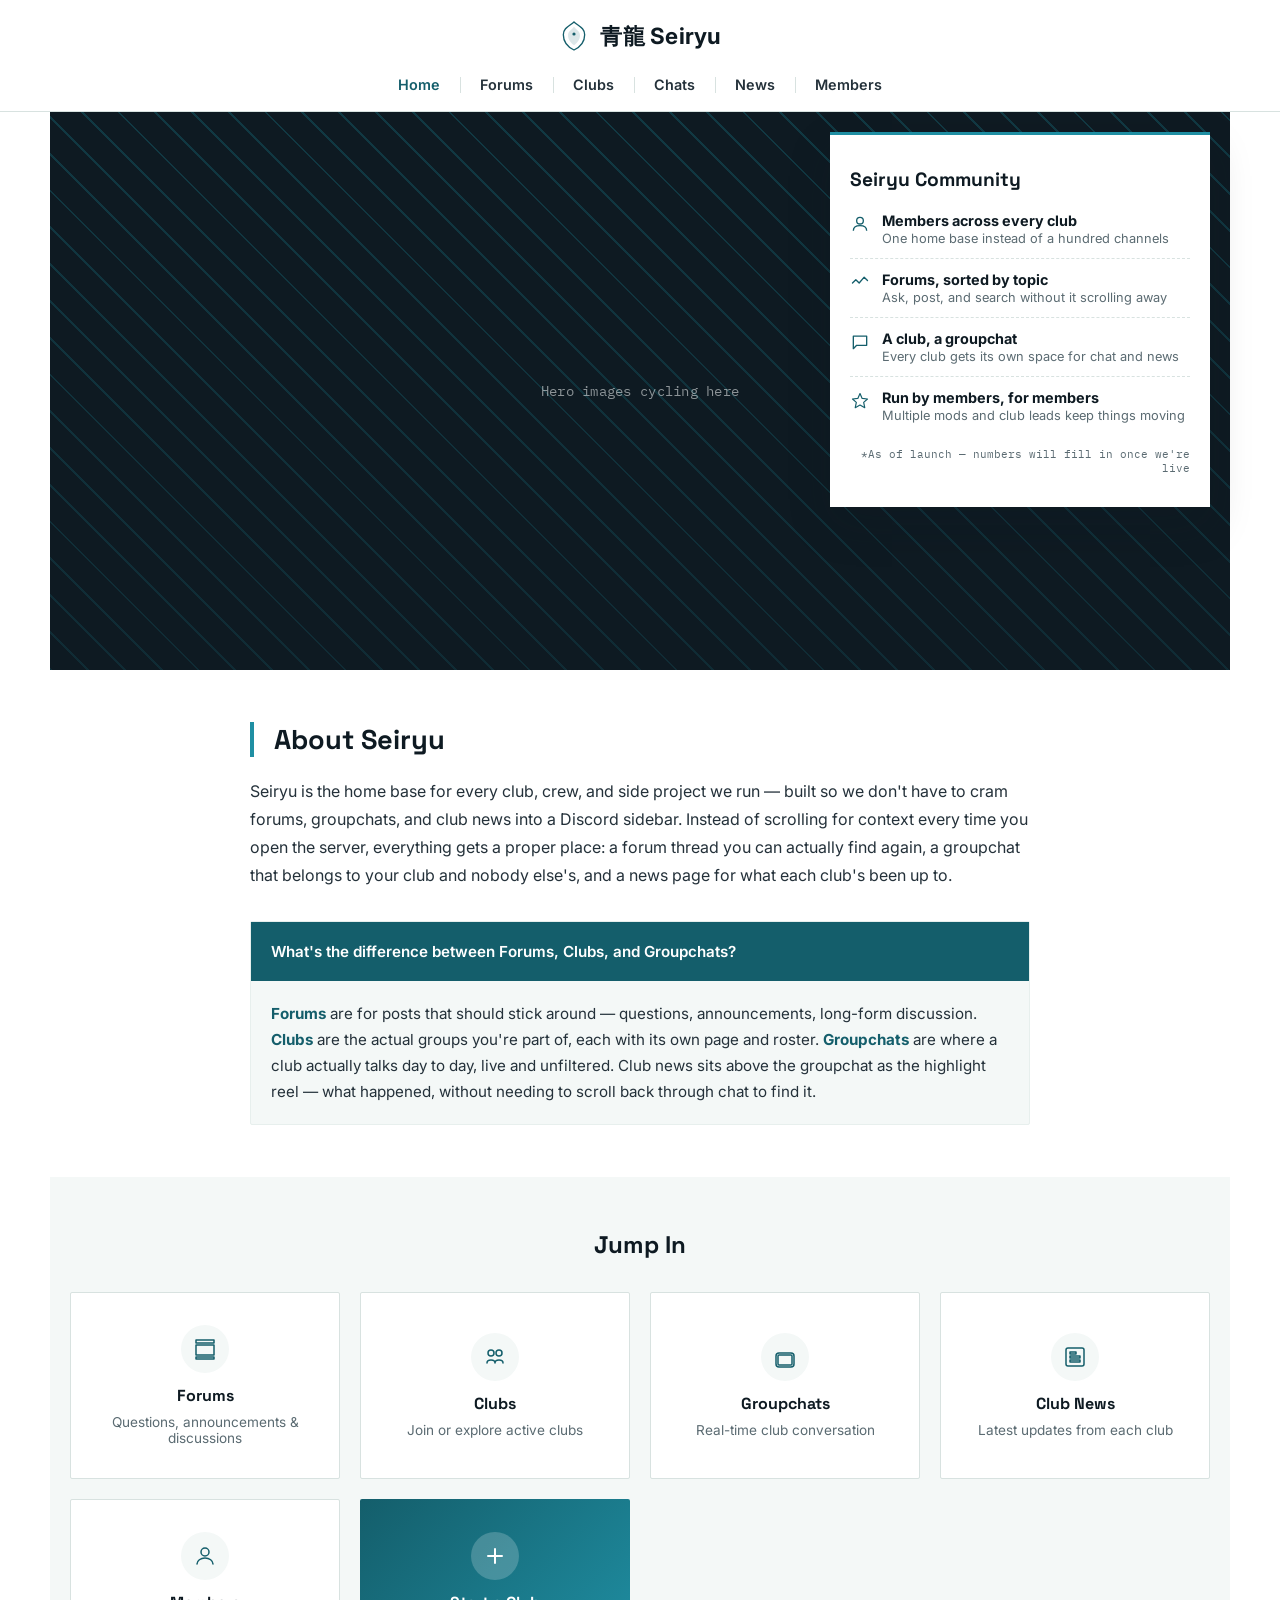
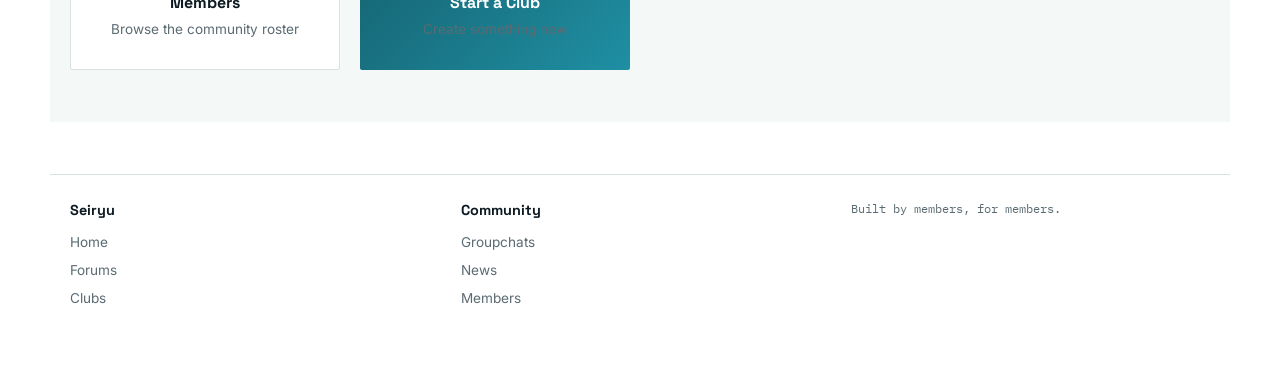
<file: index.html>
<!DOCTYPE html>
<html lang="en">
<head>
<meta charset="UTF-8">
<meta name="viewport" content="width=device-width, initial-scale=1.0">
<title>Seiryu — Home</title>
<link rel="preconnect" href="https://fonts.googleapis.com">
<link rel="preconnect" href="https://fonts.gstatic.com" crossorigin>
<link href="https://fonts.googleapis.com/css2?family=Space+Grotesk:wght@400;500;600;700&family=Inter:wght@400;500;600&family=IBM+Plex+Mono:wght@500&display=swap" rel="stylesheet">
<link rel="stylesheet" href="css/style.css">
</head>
<body>

<!-- ============ HEADER ============ -->
<header class="site-header">
  <div class="wordmark-row">
    <a href="index.html" class="wordmark">
      <svg class="wordmark__mark" viewBox="0 0 48 48" aria-hidden="true">
        <path d="M24 3 C31 9 40 12 40 22 C40 33 32 41 24 45 C16 41 8 33 8 22 C8 12 17 9 24 3 Z" fill="none" stroke="currentColor" stroke-width="2"/>
        <path d="M24 10 C28 15 33 17 33 23 C33 30 28 35 24 38 C20 35 15 30 15 23 C15 17 20 15 24 10 Z" fill="currentColor" opacity="0.15"/>
        <circle cx="24" cy="21" r="2.4" fill="currentColor"/>
      </svg>
      <span class="wordmark__text">青龍 Seiryu</span>
    </a>
  </div>

  <nav class="primary-nav" aria-label="Primary">
    <ul>
      <li><a href="index.html" class="is-active">Home</a></li>
      <li><a href="forums.html">Forums</a></li>
      <li><a href="clubs.html">Clubs</a></li>
      <li><a href="groupchats.html">Chats</a></li>
      <li><a href="news.html">News</a></li>
      <li><a href="members.html">Members</a></li>
    </ul>
  </nav>
  <div class="scale-rule" aria-hidden="true"></div>
</header>

<!-- ============ HERO ============ -->
<section class="hero">
  <div class="hero__media" id="heroMedia">
    <div class="hero__placeholder">
      <span>Hero images cycling here</span>
    </div>
  </div>

  <aside class="feature-card" aria-label="Seiryu community features">
    <h2 class="feature-card__title">Seiryu Community</h2>
    <ul class="feature-card__list">
      <li>
        <svg viewBox="0 0 24 24" aria-hidden="true"><path d="M4 20c0-4 3.5-6 8-6s8 2 8 6M12 12a4 4 0 100-8 4 4 0 000 8z" fill="none" stroke="currentColor" stroke-width="1.6"/></svg>
        <div>
          <strong>Members across every club</strong>
          <span>One home base instead of a hundred channels</span>
        </div>
      </li>
      <li>
        <svg viewBox="0 0 24 24" aria-hidden="true"><path d="M3 12l4-4 4 4 6-7 4 4" fill="none" stroke="currentColor" stroke-width="1.6" stroke-linecap="round" stroke-linejoin="round"/></svg>
        <div>
          <strong>Forums, sorted by topic</strong>
          <span>Ask, post, and search without it scrolling away</span>
        </div>
      </li>
      <li>
        <svg viewBox="0 0 24 24" aria-hidden="true"><path d="M4 5h16v11H8l-4 4V5z" fill="none" stroke="currentColor" stroke-width="1.6" stroke-linejoin="round"/></svg>
        <div>
          <strong>A club, a groupchat</strong>
          <span>Every club gets its own space for chat and news</span>
        </div>
      </li>
      <li>
        <svg viewBox="0 0 24 24" aria-hidden="true"><path d="M12 3l2.6 5.9L21 9.6l-4.6 4.1 1.3 6.3L12 16.8l-5.7 3.2 1.3-6.3L3 9.6l6.4-.7L12 3z" fill="none" stroke="currentColor" stroke-width="1.4" stroke-linejoin="round"/></svg>
        <div>
          <strong>Run by members, for members</strong>
          <span>Multiple mods and club leads keep things moving</span>
        </div>
      </li>
    </ul>
    <p class="feature-card__note">*As of launch — numbers will fill in once we're live</p>
  </aside>
</section>

<!-- ============ ABOUT ============ -->
<section class="about">
  <h1 class="about__heading">About Seiryu</h1>
  <p class="about__body">
    Seiryu is the home base for every club, crew, and side project we run — built so we don't have
    to cram forums, groupchats, and club news into a Discord sidebar. Instead of scrolling for
    context every time you open the server, everything gets a proper place: a forum thread you can
    actually find again, a groupchat that belongs to your club and nobody else's, and a news page
    for what each club's been up to.
  </p>

  <div class="callout">
    <button class="callout__trigger" type="button" aria-expanded="true" aria-controls="calloutBody">
      What's the difference between Forums, Clubs, and Groupchats?
    </button>
    <div class="callout__body" id="calloutBody">
      <p>
        <strong>Forums</strong> are for posts that should stick around — questions, announcements,
        long-form discussion. <strong>Clubs</strong> are the actual groups you're part of, each with
        its own page and roster. <strong>Groupchats</strong> are where a club actually talks day to
        day, live and unfiltered. Club news sits above the groupchat as the highlight reel — what
        happened, without needing to scroll back through chat to find it.
      </p>
    </div>
  </div>
</section>

<!-- ============ QUICK LINKS ============ -->
<section class="quick-links">
  <h2>Jump In</h2>
  <div class="quick-links__grid">
    <a href="forums.html" class="quick-link-card">
      <div class="quick-link-card__icon">
        <svg viewBox="0 0 24 24" aria-hidden="true"><path d="M3 3h18v3H3V3zm0 5h18v10H3V8zm0 12h18v2H3v-2z" fill="none" stroke="currentColor" stroke-width="1.5" stroke-linejoin="round"/></svg>
      </div>
      <h3>Forums</h3>
      <p>Questions, announcements & discussions</p>
    </a>

    <a href="clubs.html" class="quick-link-card">
      <div class="quick-link-card__icon">
        <svg viewBox="0 0 24 24" aria-hidden="true"><circle cx="8" cy="8" r="3" fill="none" stroke="currentColor" stroke-width="1.5"/><circle cx="16" cy="8" r="3" fill="none" stroke="currentColor" stroke-width="1.5"/><path d="M4 18c0-2 2-3 4-3s4 1 4 3M12 18c0-2 2-3 4-3s4 1 4 3" fill="none" stroke="currentColor" stroke-width="1.5" stroke-linecap="round"/></svg>
      </div>
      <h3>Clubs</h3>
      <p>Join or explore active clubs</p>
    </a>

    <a href="groupchats.html" class="quick-link-card">
      <div class="quick-link-card__icon">
        <svg viewBox="0 0 24 24" aria-hidden="true"><path d="M3 11c0-1.66 1.34-3 3-3h12c1.66 0 3 1.34 3 3v8c0 1.66-1.34 3-3 3H6c-1.66 0-3-1.34-3-3v-8zm3-1c-.55 0-1 .45-1 1v8c0 .55.45 1 1 1h12c.55 0 1-.45 1-1v-8c0-.55-.45-1-1-1H6z" fill="none" stroke="currentColor" stroke-width="1.5"/></svg>
      </div>
      <h3>Groupchats</h3>
      <p>Real-time club conversation</p>
    </a>

    <a href="news.html" class="quick-link-card">
      <div class="quick-link-card__icon">
        <svg viewBox="0 0 24 24" aria-hidden="true"><path d="M3 5a2 2 0 012-2h14a2 2 0 012 2v14a2 2 0 01-2 2H5a2 2 0 01-2-2V5zm4 2v2h6V7H7zm0 4v2h10v-2H7zm0 4v2h10v-2H7z" fill="none" stroke="currentColor" stroke-width="1.5" stroke-linejoin="round"/></svg>
      </div>
      <h3>Club News</h3>
      <p>Latest updates from each club</p>
    </a>

    <a href="members.html" class="quick-link-card">
      <div class="quick-link-card__icon">
        <svg viewBox="0 0 24 24" aria-hidden="true"><circle cx="12" cy="8" r="4" fill="none" stroke="currentColor" stroke-width="1.5"/><path d="M4 20c0-3.314 3.58-6 8-6s8 2.686 8 6" fill="none" stroke="currentColor" stroke-width="1.5" stroke-linecap="round"/></svg>
      </div>
      <h3>Members</h3>
      <p>Browse the community roster</p>
    </a>

    <a href="clubs.html" class="quick-link-card quick-link-card--cta">
      <div class="quick-link-card__icon">
        <svg viewBox="0 0 24 24" aria-hidden="true"><path d="M12 5v14m7-7H5" stroke="currentColor" stroke-width="2" stroke-linecap="round" fill="none"/></svg>
      </div>
      <h3>Start a Club</h3>
      <p>Create something new</p>
    </a>
  </div>
</section>

<!-- ============ FOOTER ============ -->
<footer class="site-footer">
  <div class="scale-rule scale-rule--footer" aria-hidden="true"></div>
  <div class="footer-content">
    <div class="footer-col">
      <h4>Seiryu</h4>
      <ul>
        <li><a href="index.html">Home</a></li>
        <li><a href="forums.html">Forums</a></li>
        <li><a href="clubs.html">Clubs</a></li>
      </ul>
    </div>
    <div class="footer-col">
      <h4>Community</h4>
      <ul>
        <li><a href="groupchats.html">Groupchats</a></li>
        <li><a href="news.html">News</a></li>
        <li><a href="members.html">Members</a></li>
      </ul>
    </div>
    <div class="footer-col">
      <p class="footer-tagline">Built by members, for members.</p>
    </div>
  </div>
</footer>

<script src="js/script.js"></script>
</body>
</html>
</file>
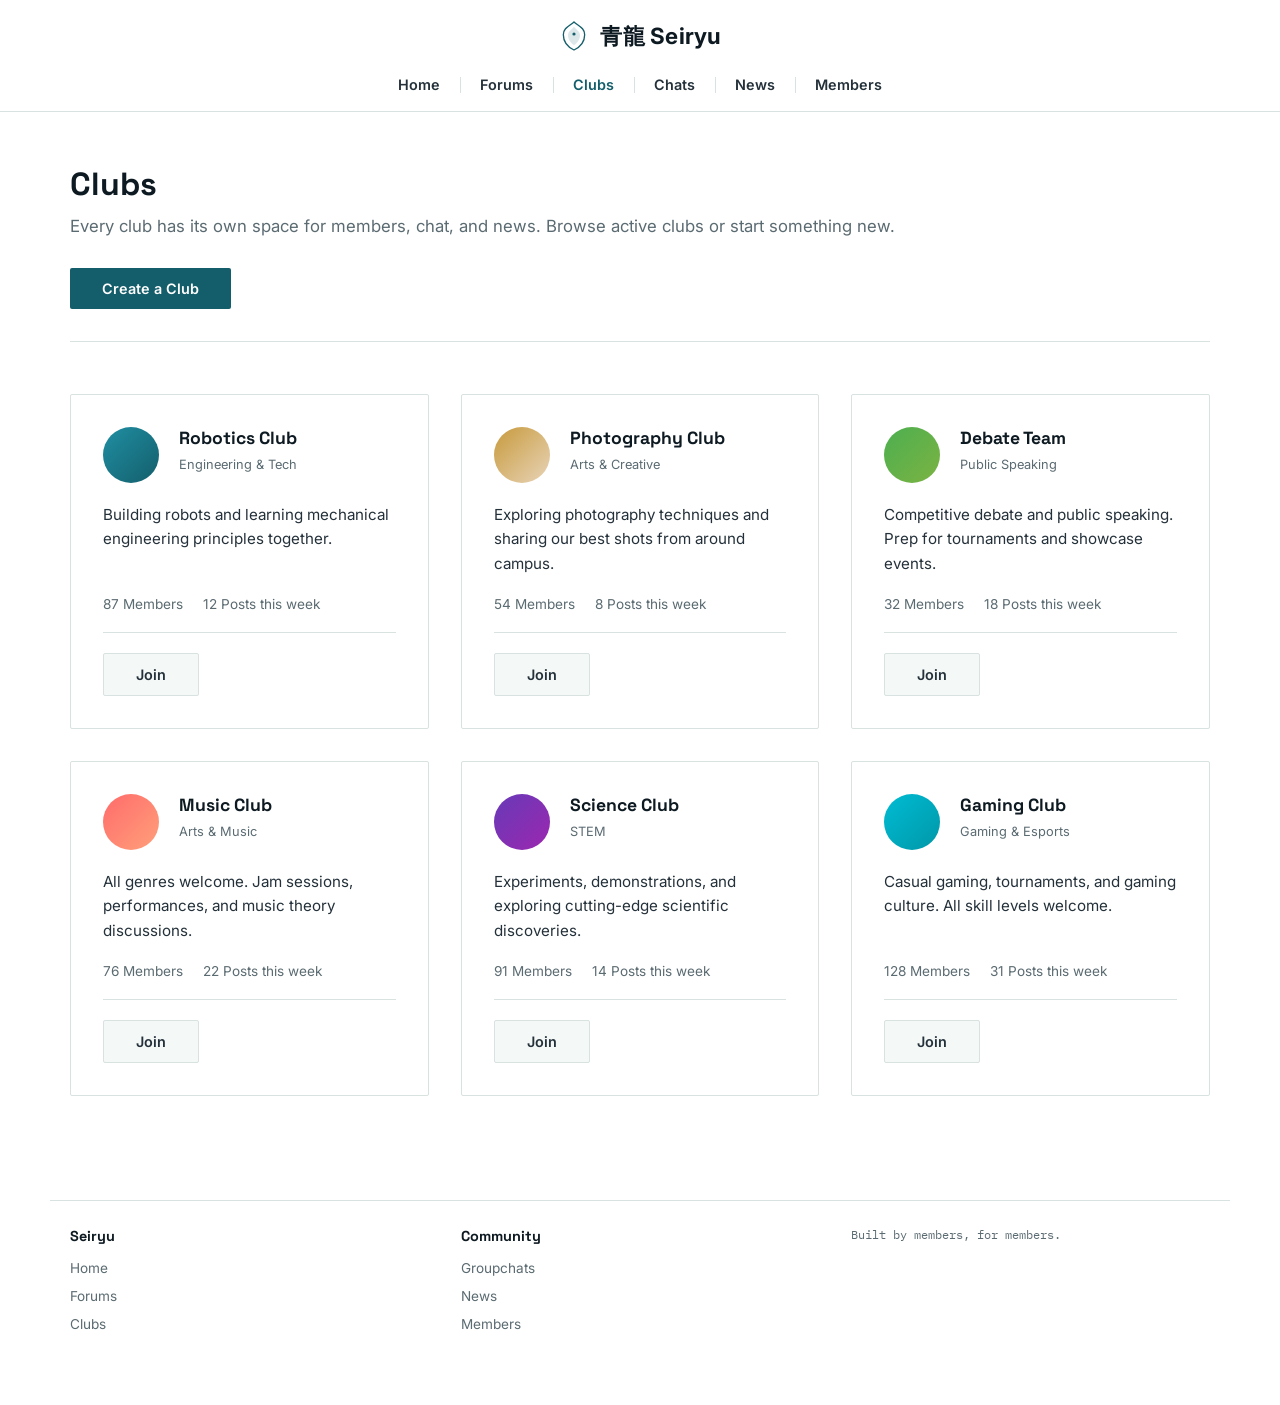
<file: clubs.html>
<!DOCTYPE html>
<html lang="en">
<head>
<meta charset="UTF-8">
<meta name="viewport" content="width=device-width, initial-scale=1.0">
<title>Clubs — Seiryu</title>
<link rel="preconnect" href="https://fonts.googleapis.com">
<link rel="preconnect" href="https://fonts.gstatic.com" crossorigin>
<link href="https://fonts.googleapis.com/css2?family=Space+Grotesk:wght@400;500;600;700&family=Inter:wght@400;500;600&family=IBM+Plex+Mono:wght@500&display=swap" rel="stylesheet">
<link rel="stylesheet" href="css/style.css">
<link rel="stylesheet" href="css/pages.css">
</head>
<body>

<header class="site-header">
  <div class="wordmark-row">
    <a href="index.html" class="wordmark">
      <svg class="wordmark__mark" viewBox="0 0 48 48" aria-hidden="true">
        <path d="M24 3 C31 9 40 12 40 22 C40 33 32 41 24 45 C16 41 8 33 8 22 C8 12 17 9 24 3 Z" fill="none" stroke="currentColor" stroke-width="2"/>
        <path d="M24 10 C28 15 33 17 33 23 C33 30 28 35 24 38 C20 35 15 30 15 23 C15 17 20 15 24 10 Z" fill="currentColor" opacity="0.15"/>
        <circle cx="24" cy="21" r="2.4" fill="currentColor"/>
      </svg>
      <span class="wordmark__text">青龍 Seiryu</span>
    </a>
  </div>

  <nav class="primary-nav" aria-label="Primary">
    <ul>
      <li><a href="index.html">Home</a></li>
      <li><a href="forums.html">Forums</a></li>
      <li><a href="clubs.html" class="is-active">Clubs</a></li>
      <li><a href="groupchats.html">Chats</a></li>
      <li><a href="news.html">News</a></li>
      <li><a href="members.html">Members</a></li>
    </ul>
  </nav>
  <div class="scale-rule" aria-hidden="true"></div>
</header>

<main class="page-container">
  <section class="page-header">
    <h1>Clubs</h1>
    <p>Every club has its own space for members, chat, and news. Browse active clubs or start something new.</p>
    <button class="btn btn--primary">Create a Club</button>
  </section>

  <div class="clubs-grid">
    <div class="club-card">
      <div class="club-card__header">
        <div class="club-card__avatar" style="background: linear-gradient(135deg, #1F8FA3 0%, #145E6B 100%);"></div>
        <div>
          <h3><a href="#">Robotics Club</a></h3>
          <p class="club-card__subtitle">Engineering & Tech</p>
        </div>
      </div>
      <p class="club-card__description">Building robots and learning mechanical engineering principles together.</p>
      <div class="club-card__stats">
        <span>87 Members</span>
        <span>12 Posts this week</span>
      </div>
      <button class="btn btn--secondary">Join</button>
    </div>

    <div class="club-card">
      <div class="club-card__header">
        <div class="club-card__avatar" style="background: linear-gradient(135deg, #C79A3C 0%, #E8D4B8 100%);"></div>
        <div>
          <h3><a href="#">Photography Club</a></h3>
          <p class="club-card__subtitle">Arts & Creative</p>
        </div>
      </div>
      <p class="club-card__description">Exploring photography techniques and sharing our best shots from around campus.</p>
      <div class="club-card__stats">
        <span>54 Members</span>
        <span>8 Posts this week</span>
      </div>
      <button class="btn btn--secondary">Join</button>
    </div>

    <div class="club-card">
      <div class="club-card__header">
        <div class="club-card__avatar" style="background: linear-gradient(135deg, #4CAF50 0%, #7CB342 100%);"></div>
        <div>
          <h3><a href="#">Debate Team</a></h3>
          <p class="club-card__subtitle">Public Speaking</p>
        </div>
      </div>
      <p class="club-card__description">Competitive debate and public speaking. Prep for tournaments and showcase events.</p>
      <div class="club-card__stats">
        <span>32 Members</span>
        <span>18 Posts this week</span>
      </div>
      <button class="btn btn--secondary">Join</button>
    </div>

    <div class="club-card">
      <div class="club-card__header">
        <div class="club-card__avatar" style="background: linear-gradient(135deg, #FF6B6B 0%, #FFA07A 100%);"></div>
        <div>
          <h3><a href="#">Music Club</a></h3>
          <p class="club-card__subtitle">Arts & Music</p>
        </div>
      </div>
      <p class="club-card__description">All genres welcome. Jam sessions, performances, and music theory discussions.</p>
      <div class="club-card__stats">
        <span>76 Members</span>
        <span>22 Posts this week</span>
      </div>
      <button class="btn btn--secondary">Join</button>
    </div>

    <div class="club-card">
      <div class="club-card__header">
        <div class="club-card__avatar" style="background: linear-gradient(135deg, #673AB7 0%, #9C27B0 100%);"></div>
        <div>
          <h3><a href="#">Science Club</a></h3>
          <p class="club-card__subtitle">STEM</p>
        </div>
      </div>
      <p class="club-card__description">Experiments, demonstrations, and exploring cutting-edge scientific discoveries.</p>
      <div class="club-card__stats">
        <span>91 Members</span>
        <span>14 Posts this week</span>
      </div>
      <button class="btn btn--secondary">Join</button>
    </div>

    <div class="club-card">
      <div class="club-card__header">
        <div class="club-card__avatar" style="background: linear-gradient(135deg, #00BCD4 0%, #0097A7 100%);"></div>
        <div>
          <h3><a href="#">Gaming Club</a></h3>
          <p class="club-card__subtitle">Gaming & Esports</p>
        </div>
      </div>
      <p class="club-card__description">Casual gaming, tournaments, and gaming culture. All skill levels welcome.</p>
      <div class="club-card__stats">
        <span>128 Members</span>
        <span>31 Posts this week</span>
      </div>
      <button class="btn btn--secondary">Join</button>
    </div>
  </div>
</main>

<footer class="site-footer">
  <div class="scale-rule scale-rule--footer" aria-hidden="true"></div>
  <div class="footer-content">
    <div class="footer-col">
      <h4>Seiryu</h4>
      <ul>
        <li><a href="index.html">Home</a></li>
        <li><a href="forums.html">Forums</a></li>
        <li><a href="clubs.html">Clubs</a></li>
      </ul>
    </div>
    <div class="footer-col">
      <h4>Community</h4>
      <ul>
        <li><a href="groupchats.html">Groupchats</a></li>
        <li><a href="news.html">News</a></li>
        <li><a href="members.html">Members</a></li>
      </ul>
    </div>
    <div class="footer-col">
      <p class="footer-tagline">Built by members, for members.</p>
    </div>
  </div>
</footer>

<script src="js/script.js"></script>
</body>
</html>
</file>
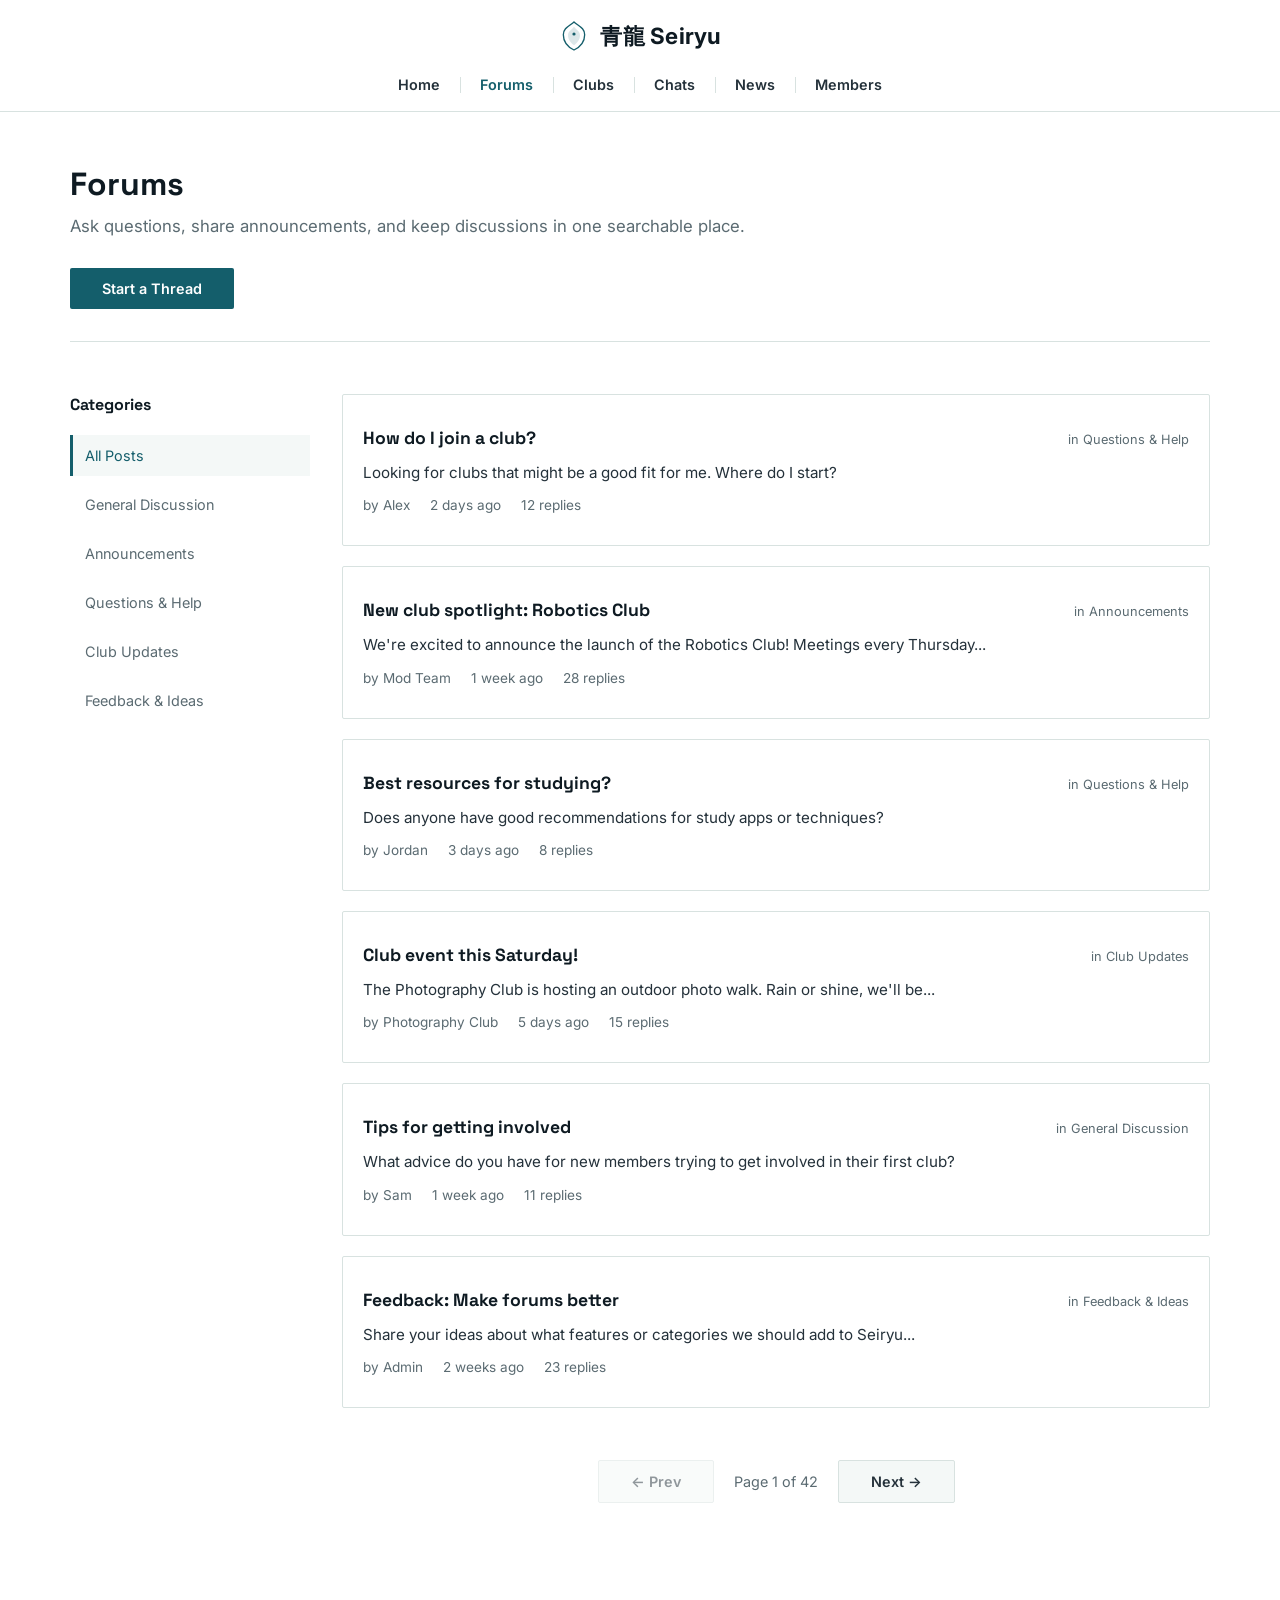
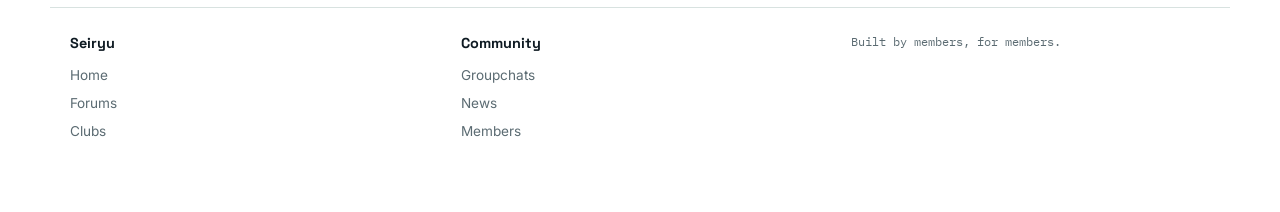
<file: forums.html>
<!DOCTYPE html>
<html lang="en">
<head>
<meta charset="UTF-8">
<meta name="viewport" content="width=device-width, initial-scale=1.0">
<title>Forums — Seiryu</title>
<link rel="preconnect" href="https://fonts.googleapis.com">
<link rel="preconnect" href="https://fonts.gstatic.com" crossorigin>
<link href="https://fonts.googleapis.com/css2?family=Space+Grotesk:wght@400;500;600;700&family=Inter:wght@400;500;600&family=IBM+Plex+Mono:wght@500&display=swap" rel="stylesheet">
<link rel="stylesheet" href="css/style.css">
<link rel="stylesheet" href="css/pages.css">
</head>
<body>

<header class="site-header">
  <div class="wordmark-row">
    <a href="index.html" class="wordmark">
      <svg class="wordmark__mark" viewBox="0 0 48 48" aria-hidden="true">
        <path d="M24 3 C31 9 40 12 40 22 C40 33 32 41 24 45 C16 41 8 33 8 22 C8 12 17 9 24 3 Z" fill="none" stroke="currentColor" stroke-width="2"/>
        <path d="M24 10 C28 15 33 17 33 23 C33 30 28 35 24 38 C20 35 15 30 15 23 C15 17 20 15 24 10 Z" fill="currentColor" opacity="0.15"/>
        <circle cx="24" cy="21" r="2.4" fill="currentColor"/>
      </svg>
      <span class="wordmark__text">青龍 Seiryu</span>
    </a>
  </div>

  <nav class="primary-nav" aria-label="Primary">
    <ul>
      <li><a href="index.html">Home</a></li>
      <li><a href="forums.html" class="is-active">Forums</a></li>
      <li><a href="clubs.html">Clubs</a></li>
      <li><a href="groupchats.html">Chats</a></li>
      <li><a href="news.html">News</a></li>
      <li><a href="members.html">Members</a></li>
    </ul>
  </nav>
  <div class="scale-rule" aria-hidden="true"></div>
</header>

<main class="page-container">
  <section class="page-header">
    <h1>Forums</h1>
    <p>Ask questions, share announcements, and keep discussions in one searchable place.</p>
    <button class="btn btn--primary">Start a Thread</button>
  </section>

  <div class="content-wrapper">
    <aside class="sidebar">
      <h3>Categories</h3>
      <ul class="category-list">
        <li><a href="#" class="is-active">All Posts</a></li>
        <li><a href="#">General Discussion</a></li>
        <li><a href="#">Announcements</a></li>
        <li><a href="#">Questions & Help</a></li>
        <li><a href="#">Club Updates</a></li>
        <li><a href="#">Feedback & Ideas</a></li>
      </ul>
    </aside>

    <section class="main-content">
      <div class="thread-list">
        <div class="thread-item">
          <div class="thread-item__header">
            <h3><a href="#">How do I join a club?</a></h3>
            <span class="thread-item__meta">in Questions & Help</span>
          </div>
          <p class="thread-item__excerpt">Looking for clubs that might be a good fit for me. Where do I start?</p>
          <div class="thread-item__footer">
            <span class="thread-item__author">by Alex</span>
            <span class="thread-item__date">2 days ago</span>
            <span class="thread-item__replies">12 replies</span>
          </div>
        </div>

        <div class="thread-item">
          <div class="thread-item__header">
            <h3><a href="#">New club spotlight: Robotics Club</a></h3>
            <span class="thread-item__meta">in Announcements</span>
          </div>
          <p class="thread-item__excerpt">We're excited to announce the launch of the Robotics Club! Meetings every Thursday...</p>
          <div class="thread-item__footer">
            <span class="thread-item__author">by Mod Team</span>
            <span class="thread-item__date">1 week ago</span>
            <span class="thread-item__replies">28 replies</span>
          </div>
        </div>

        <div class="thread-item">
          <div class="thread-item__header">
            <h3><a href="#">Best resources for studying?</a></h3>
            <span class="thread-item__meta">in Questions & Help</span>
          </div>
          <p class="thread-item__excerpt">Does anyone have good recommendations for study apps or techniques?</p>
          <div class="thread-item__footer">
            <span class="thread-item__author">by Jordan</span>
            <span class="thread-item__date">3 days ago</span>
            <span class="thread-item__replies">8 replies</span>
          </div>
        </div>

        <div class="thread-item">
          <div class="thread-item__header">
            <h3><a href="#">Club event this Saturday!</a></h3>
            <span class="thread-item__meta">in Club Updates</span>
          </div>
          <p class="thread-item__excerpt">The Photography Club is hosting an outdoor photo walk. Rain or shine, we'll be...</p>
          <div class="thread-item__footer">
            <span class="thread-item__author">by Photography Club</span>
            <span class="thread-item__date">5 days ago</span>
            <span class="thread-item__replies">15 replies</span>
          </div>
        </div>

        <div class="thread-item">
          <div class="thread-item__header">
            <h3><a href="#">Tips for getting involved</a></h3>
            <span class="thread-item__meta">in General Discussion</span>
          </div>
          <p class="thread-item__excerpt">What advice do you have for new members trying to get involved in their first club?</p>
          <div class="thread-item__footer">
            <span class="thread-item__author">by Sam</span>
            <span class="thread-item__date">1 week ago</span>
            <span class="thread-item__replies">11 replies</span>
          </div>
        </div>

        <div class="thread-item">
          <div class="thread-item__header">
            <h3><a href="#">Feedback: Make forums better</a></h3>
            <span class="thread-item__meta">in Feedback & Ideas</span>
          </div>
          <p class="thread-item__excerpt">Share your ideas about what features or categories we should add to Seiryu...</p>
          <div class="thread-item__footer">
            <span class="thread-item__author">by Admin</span>
            <span class="thread-item__date">2 weeks ago</span>
            <span class="thread-item__replies">23 replies</span>
          </div>
        </div>
      </div>

      <div class="pagination">
        <button class="btn btn--secondary" disabled>← Prev</button>
        <span class="pagination__info">Page 1 of 42</span>
        <button class="btn btn--secondary">Next →</button>
      </div>
    </section>
  </div>
</main>

<footer class="site-footer">
  <div class="scale-rule scale-rule--footer" aria-hidden="true"></div>
  <div class="footer-content">
    <div class="footer-col">
      <h4>Seiryu</h4>
      <ul>
        <li><a href="index.html">Home</a></li>
        <li><a href="forums.html">Forums</a></li>
        <li><a href="clubs.html">Clubs</a></li>
      </ul>
    </div>
    <div class="footer-col">
      <h4>Community</h4>
      <ul>
        <li><a href="groupchats.html">Groupchats</a></li>
        <li><a href="news.html">News</a></li>
        <li><a href="members.html">Members</a></li>
      </ul>
    </div>
    <div class="footer-col">
      <p class="footer-tagline">Built by members, for members.</p>
    </div>
  </div>
</footer>

<script src="js/script.js"></script>
</body>
</html>
</file>
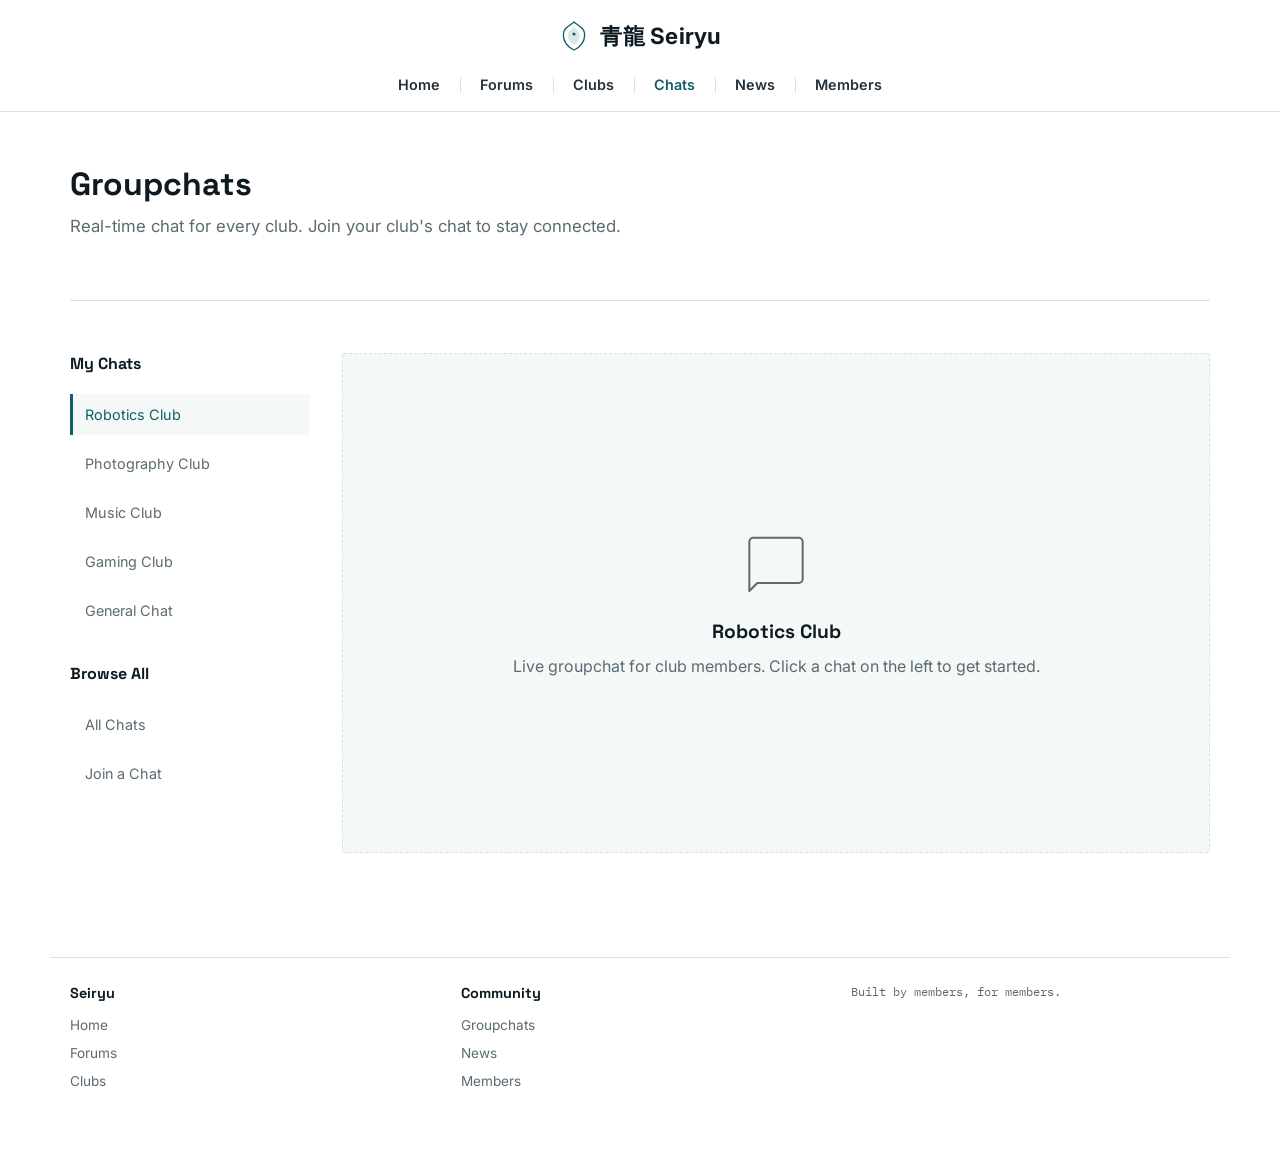
<file: groupchats.html>
<!DOCTYPE html>
<html lang="en">
<head>
<meta charset="UTF-8">
<meta name="viewport" content="width=device-width, initial-scale=1.0">
<title>Groupchats — Seiryu</title>
<link rel="preconnect" href="https://fonts.googleapis.com">
<link rel="preconnect" href="https://fonts.gstatic.com" crossorigin>
<link href="https://fonts.googleapis.com/css2?family=Space+Grotesk:wght@400;500;600;700&family=Inter:wght@400;500;600&family=IBM+Plex+Mono:wght@500&display=swap" rel="stylesheet">
<link rel="stylesheet" href="css/style.css">
<link rel="stylesheet" href="css/pages.css">
</head>
<body>

<header class="site-header">
  <div class="wordmark-row">
    <a href="index.html" class="wordmark">
      <svg class="wordmark__mark" viewBox="0 0 48 48" aria-hidden="true">
        <path d="M24 3 C31 9 40 12 40 22 C40 33 32 41 24 45 C16 41 8 33 8 22 C8 12 17 9 24 3 Z" fill="none" stroke="currentColor" stroke-width="2"/>
        <path d="M24 10 C28 15 33 17 33 23 C33 30 28 35 24 38 C20 35 15 30 15 23 C15 17 20 15 24 10 Z" fill="currentColor" opacity="0.15"/>
        <circle cx="24" cy="21" r="2.4" fill="currentColor"/>
      </svg>
      <span class="wordmark__text">青龍 Seiryu</span>
    </a>
  </div>

  <nav class="primary-nav" aria-label="Primary">
    <ul>
      <li><a href="index.html">Home</a></li>
      <li><a href="forums.html">Forums</a></li>
      <li><a href="clubs.html">Clubs</a></li>
      <li><a href="groupchats.html" class="is-active">Chats</a></li>
      <li><a href="news.html">News</a></li>
      <li><a href="members.html">Members</a></li>
    </ul>
  </nav>
  <div class="scale-rule" aria-hidden="true"></div>
</header>

<main class="page-container">
  <section class="page-header">
    <h1>Groupchats</h1>
    <p>Real-time chat for every club. Join your club's chat to stay connected.</p>
  </section>

  <div class="content-wrapper">
    <aside class="sidebar">
      <h3>My Chats</h3>
      <ul class="category-list">
        <li><a href="#" class="is-active">Robotics Club</a></li>
        <li><a href="#">Photography Club</a></li>
        <li><a href="#">Music Club</a></li>
        <li><a href="#">Gaming Club</a></li>
        <li><a href="#">General Chat</a></li>
      </ul>
      <h3 style="margin-top: var(--spacing-lg);">Browse All</h3>
      <ul class="category-list">
        <li><a href="#">All Chats</a></li>
        <li><a href="#">Join a Chat</a></li>
      </ul>
    </aside>

    <section class="main-content">
      <div class="chat-placeholder">
        <div class="chat-placeholder__content">
          <svg viewBox="0 0 48 48" aria-hidden="true">
            <path d="M4 8c0-1.66 1.34-3 3-3h34c1.66 0 3 1.34 3 3v28c0 1.66-1.34 3-3 3H10l-6 6V8z" fill="none" stroke="currentColor" stroke-width="1.5" stroke-linejoin="round"/>
          </svg>
          <h3>Robotics Club</h3>
          <p>Live groupchat for club members. Click a chat on the left to get started.</p>
        </div>
      </div>
    </section>
  </div>
</main>

<footer class="site-footer">
  <div class="scale-rule scale-rule--footer" aria-hidden="true"></div>
  <div class="footer-content">
    <div class="footer-col">
      <h4>Seiryu</h4>
      <ul>
        <li><a href="index.html">Home</a></li>
        <li><a href="forums.html">Forums</a></li>
        <li><a href="clubs.html">Clubs</a></li>
      </ul>
    </div>
    <div class="footer-col">
      <h4>Community</h4>
      <ul>
        <li><a href="groupchats.html">Groupchats</a></li>
        <li><a href="news.html">News</a></li>
        <li><a href="members.html">Members</a></li>
      </ul>
    </div>
    <div class="footer-col">
      <p class="footer-tagline">Built by members, for members.</p>
    </div>
  </div>
</footer>

<script src="js/script.js"></script>
</body>
</html>
</file>
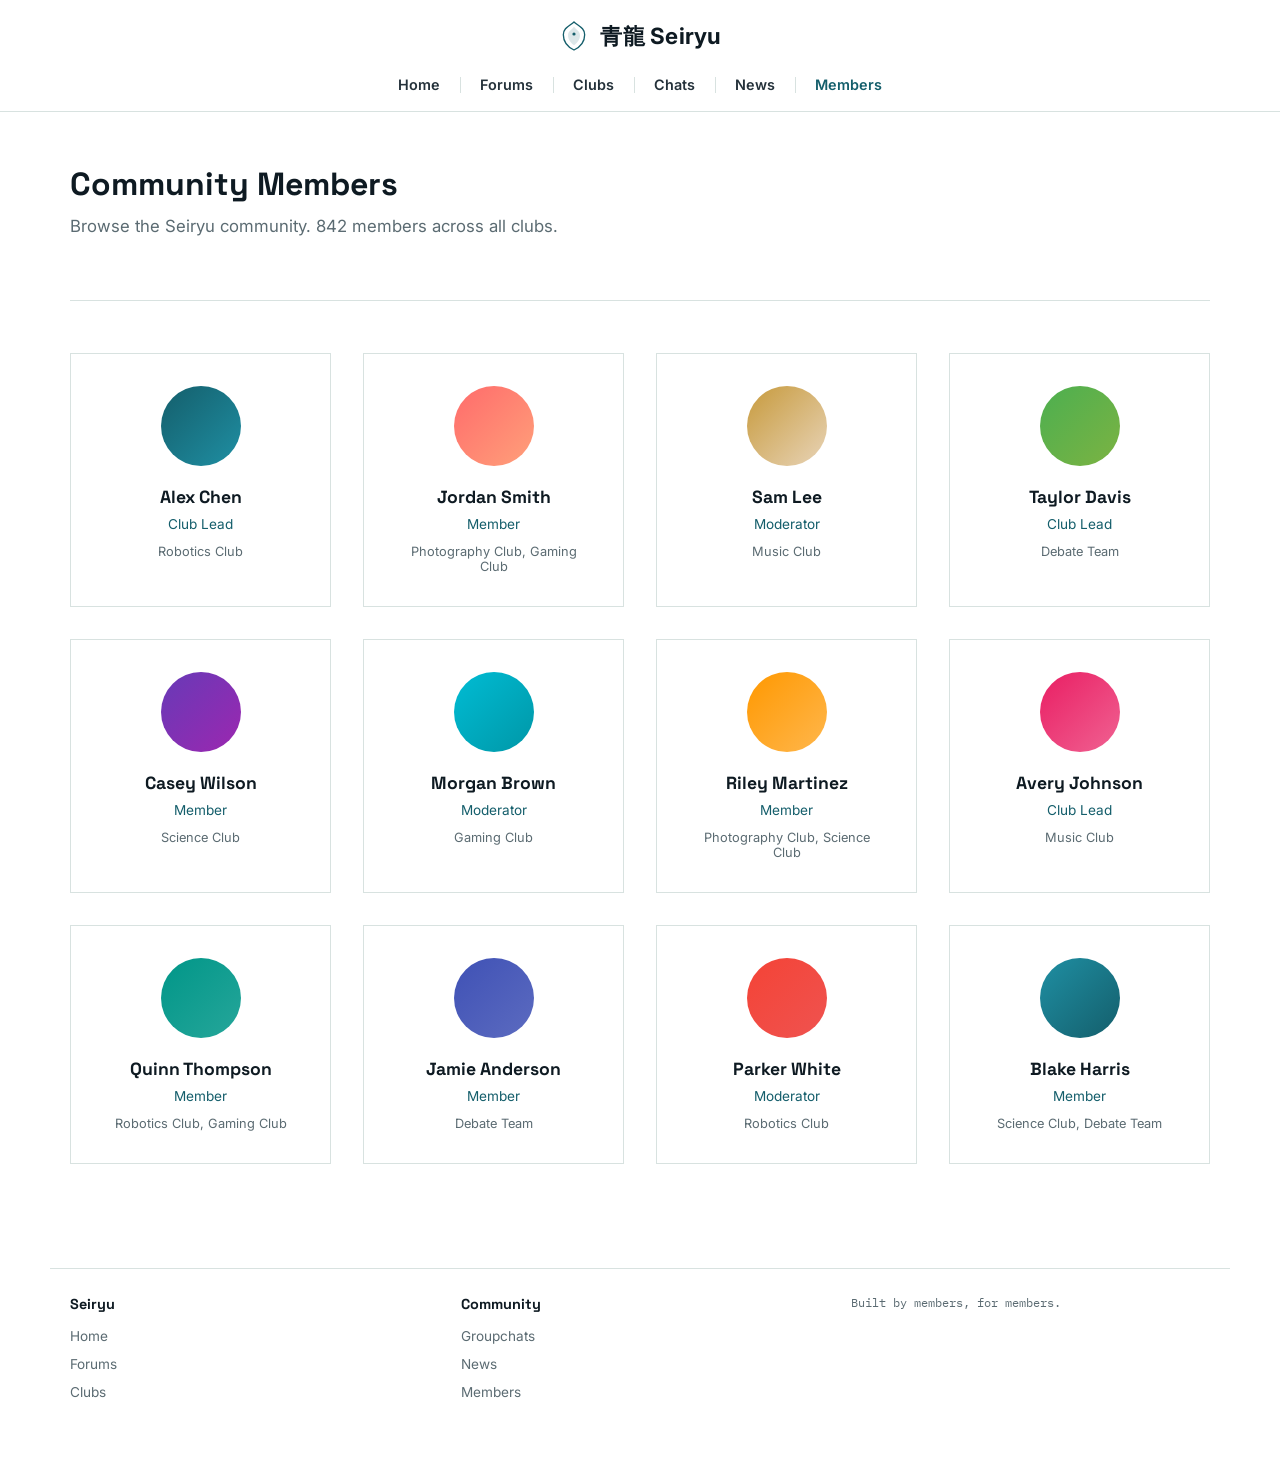
<file: members.html>
<!DOCTYPE html>
<html lang="en">
<head>
<meta charset="UTF-8">
<meta name="viewport" content="width=device-width, initial-scale=1.0">
<title>Members — Seiryu</title>
<link rel="preconnect" href="https://fonts.googleapis.com">
<link rel="preconnect" href="https://fonts.gstatic.com" crossorigin>
<link href="https://fonts.googleapis.com/css2?family=Space+Grotesk:wght@400;500;600;700&family=Inter:wght@400;500;600&family=IBM+Plex+Mono:wght@500&display=swap" rel="stylesheet">
<link rel="stylesheet" href="css/style.css">
<link rel="stylesheet" href="css/pages.css">
</head>
<body>

<header class="site-header">
  <div class="wordmark-row">
    <a href="index.html" class="wordmark">
      <svg class="wordmark__mark" viewBox="0 0 48 48" aria-hidden="true">
        <path d="M24 3 C31 9 40 12 40 22 C40 33 32 41 24 45 C16 41 8 33 8 22 C8 12 17 9 24 3 Z" fill="none" stroke="currentColor" stroke-width="2"/>
        <path d="M24 10 C28 15 33 17 33 23 C33 30 28 35 24 38 C20 35 15 30 15 23 C15 17 20 15 24 10 Z" fill="currentColor" opacity="0.15"/>
        <circle cx="24" cy="21" r="2.4" fill="currentColor"/>
      </svg>
      <span class="wordmark__text">青龍 Seiryu</span>
    </a>
  </div>

  <nav class="primary-nav" aria-label="Primary">
    <ul>
      <li><a href="index.html">Home</a></li>
      <li><a href="forums.html">Forums</a></li>
      <li><a href="clubs.html">Clubs</a></li>
      <li><a href="groupchats.html">Chats</a></li>
      <li><a href="news.html">News</a></li>
      <li><a href="members.html" class="is-active">Members</a></li>
    </ul>
  </nav>
  <div class="scale-rule" aria-hidden="true"></div>
</header>

<main class="page-container">
  <section class="page-header">
    <h1>Community Members</h1>
    <p>Browse the Seiryu community. 842 members across all clubs.</p>
  </section>

  <div class="members-grid">
    <div class="member-card">
      <div class="member-card__avatar"></div>
      <h3>Alex Chen</h3>
      <p class="member-card__role">Club Lead</p>
      <p class="member-card__clubs">Robotics Club</p>
    </div>

    <div class="member-card">
      <div class="member-card__avatar" style="background: linear-gradient(135deg, #FF6B6B 0%, #FFA07A 100%);"></div>
      <h3>Jordan Smith</h3>
      <p class="member-card__role">Member</p>
      <p class="member-card__clubs">Photography Club, Gaming Club</p>
    </div>

    <div class="member-card">
      <div class="member-card__avatar" style="background: linear-gradient(135deg, #C79A3C 0%, #E8D4B8 100%);"></div>
      <h3>Sam Lee</h3>
      <p class="member-card__role">Moderator</p>
      <p class="member-card__clubs">Music Club</p>
    </div>

    <div class="member-card">
      <div class="member-card__avatar" style="background: linear-gradient(135deg, #4CAF50 0%, #7CB342 100%);"></div>
      <h3>Taylor Davis</h3>
      <p class="member-card__role">Club Lead</p>
      <p class="member-card__clubs">Debate Team</p>
    </div>

    <div class="member-card">
      <div class="member-card__avatar" style="background: linear-gradient(135deg, #673AB7 0%, #9C27B0 100%);"></div>
      <h3>Casey Wilson</h3>
      <p class="member-card__role">Member</p>
      <p class="member-card__clubs">Science Club</p>
    </div>

    <div class="member-card">
      <div class="member-card__avatar" style="background: linear-gradient(135deg, #00BCD4 0%, #0097A7 100%);"></div>
      <h3>Morgan Brown</h3>
      <p class="member-card__role">Moderator</p>
      <p class="member-card__clubs">Gaming Club</p>
    </div>

    <div class="member-card">
      <div class="member-card__avatar" style="background: linear-gradient(135deg, #FF9800 0%, #FFB74D 100%);"></div>
      <h3>Riley Martinez</h3>
      <p class="member-card__role">Member</p>
      <p class="member-card__clubs">Photography Club, Science Club</p>
    </div>

    <div class="member-card">
      <div class="member-card__avatar" style="background: linear-gradient(135deg, #E91E63 0%, #F06292 100%);"></div>
      <h3>Avery Johnson</h3>
      <p class="member-card__role">Club Lead</p>
      <p class="member-card__clubs">Music Club</p>
    </div>

    <div class="member-card">
      <div class="member-card__avatar" style="background: linear-gradient(135deg, #009688 0%, #26A69A 100%);"></div>
      <h3>Quinn Thompson</h3>
      <p class="member-card__role">Member</p>
      <p class="member-card__clubs">Robotics Club, Gaming Club</p>
    </div>

    <div class="member-card">
      <div class="member-card__avatar" style="background: linear-gradient(135deg, #3F51B5 0%, #5C6BC0 100%);"></div>
      <h3>Jamie Anderson</h3>
      <p class="member-card__role">Member</p>
      <p class="member-card__clubs">Debate Team</p>
    </div>

    <div class="member-card">
      <div class="member-card__avatar" style="background: linear-gradient(135deg, #F44336 0%, #EF5350 100%);"></div>
      <h3>Parker White</h3>
      <p class="member-card__role">Moderator</p>
      <p class="member-card__clubs">Robotics Club</p>
    </div>

    <div class="member-card">
      <div class="member-card__avatar" style="background: linear-gradient(135deg, #1F8FA3 0%, #145E6B 100%);"></div>
      <h3>Blake Harris</h3>
      <p class="member-card__role">Member</p>
      <p class="member-card__clubs">Science Club, Debate Team</p>
    </div>
  </div>
</main>

<footer class="site-footer">
  <div class="scale-rule scale-rule--footer" aria-hidden="true"></div>
  <div class="footer-content">
    <div class="footer-col">
      <h4>Seiryu</h4>
      <ul>
        <li><a href="index.html">Home</a></li>
        <li><a href="forums.html">Forums</a></li>
        <li><a href="clubs.html">Clubs</a></li>
      </ul>
    </div>
    <div class="footer-col">
      <h4>Community</h4>
      <ul>
        <li><a href="groupchats.html">Groupchats</a></li>
        <li><a href="news.html">News</a></li>
        <li><a href="members.html">Members</a></li>
      </ul>
    </div>
    <div class="footer-col">
      <p class="footer-tagline">Built by members, for members.</p>
    </div>
  </div>
</footer>

<script src="js/script.js"></script>
</body>
</html>
</file>
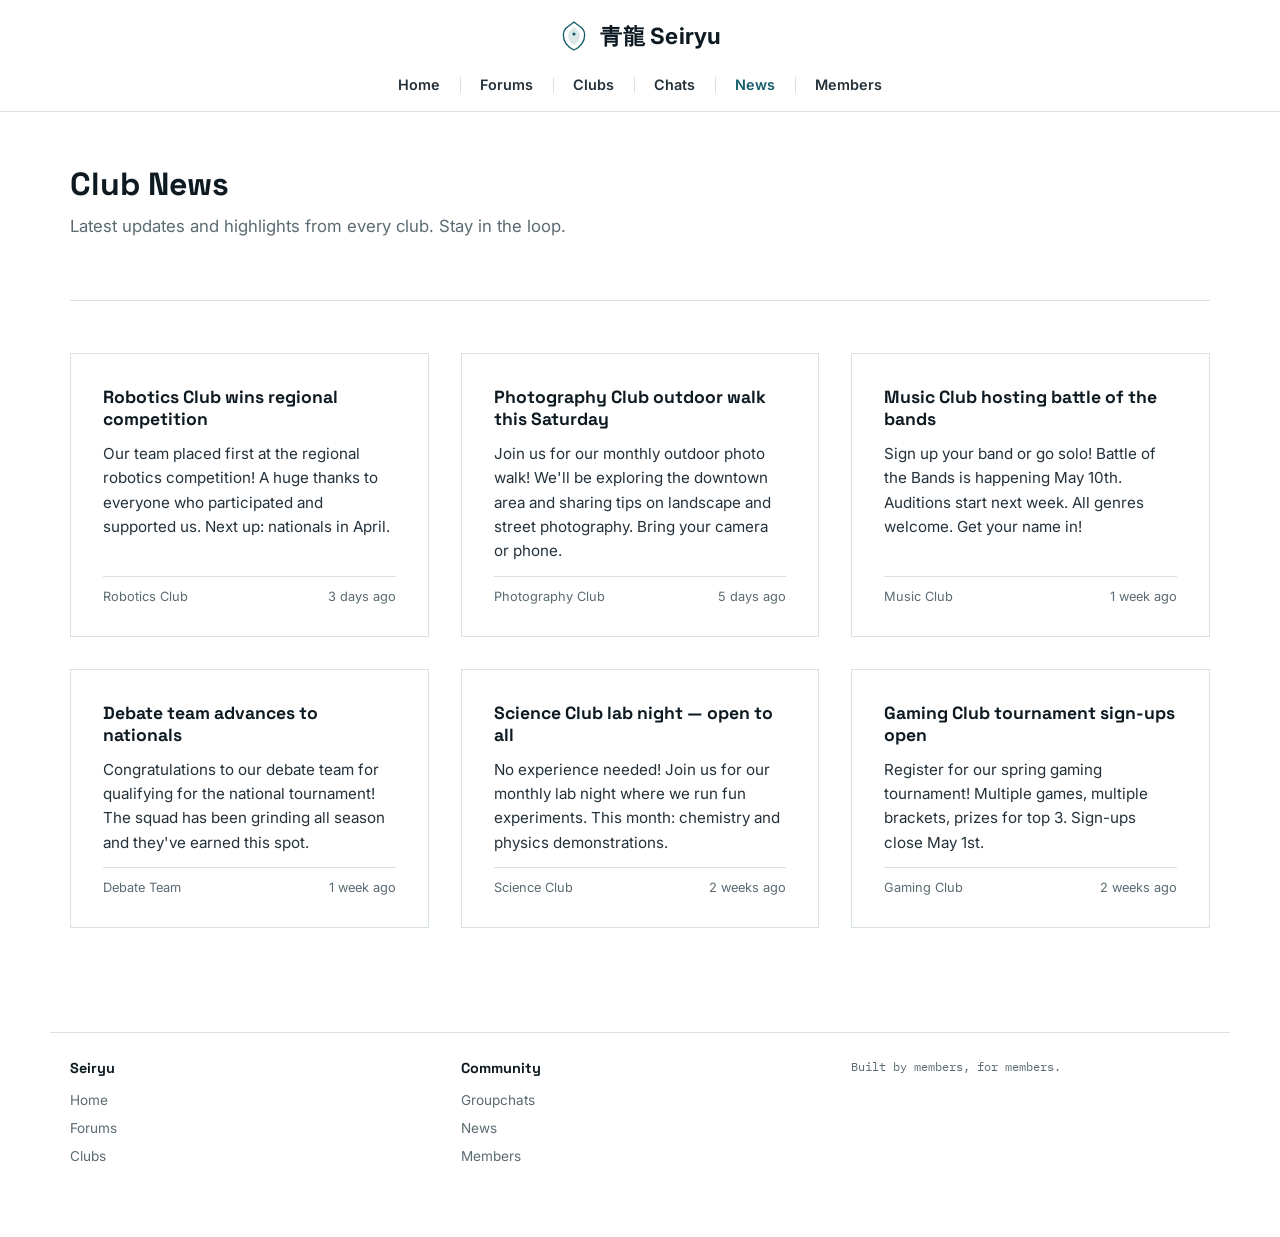
<file: news.html>
<!DOCTYPE html>
<html lang="en">
<head>
<meta charset="UTF-8">
<meta name="viewport" content="width=device-width, initial-scale=1.0">
<title>Club News — Seiryu</title>
<link rel="preconnect" href="https://fonts.googleapis.com">
<link rel="preconnect" href="https://fonts.gstatic.com" crossorigin>
<link href="https://fonts.googleapis.com/css2?family=Space+Grotesk:wght@400;500;600;700&family=Inter:wght@400;500;600&family=IBM+Plex+Mono:wght@500&display=swap" rel="stylesheet">
<link rel="stylesheet" href="css/style.css">
<link rel="stylesheet" href="css/pages.css">
</head>
<body>

<header class="site-header">
  <div class="wordmark-row">
    <a href="index.html" class="wordmark">
      <svg class="wordmark__mark" viewBox="0 0 48 48" aria-hidden="true">
        <path d="M24 3 C31 9 40 12 40 22 C40 33 32 41 24 45 C16 41 8 33 8 22 C8 12 17 9 24 3 Z" fill="none" stroke="currentColor" stroke-width="2"/>
        <path d="M24 10 C28 15 33 17 33 23 C33 30 28 35 24 38 C20 35 15 30 15 23 C15 17 20 15 24 10 Z" fill="currentColor" opacity="0.15"/>
        <circle cx="24" cy="21" r="2.4" fill="currentColor"/>
      </svg>
      <span class="wordmark__text">青龍 Seiryu</span>
    </a>
  </div>

  <nav class="primary-nav" aria-label="Primary">
    <ul>
      <li><a href="index.html">Home</a></li>
      <li><a href="forums.html">Forums</a></li>
      <li><a href="clubs.html">Clubs</a></li>
      <li><a href="groupchats.html">Chats</a></li>
      <li><a href="news.html" class="is-active">News</a></li>
      <li><a href="members.html">Members</a></li>
    </ul>
  </nav>
  <div class="scale-rule" aria-hidden="true"></div>
</header>

<main class="page-container">
  <section class="page-header">
    <h1>Club News</h1>
    <p>Latest updates and highlights from every club. Stay in the loop.</p>
  </section>

  <div class="news-grid">
    <div class="news-card">
      <h3><a href="#">Robotics Club wins regional competition</a></h3>
      <p>Our team placed first at the regional robotics competition! A huge thanks to everyone who participated and supported us. Next up: nationals in April.</p>
      <div class="news-card__meta">
        <span>Robotics Club</span>
        <span>3 days ago</span>
      </div>
    </div>

    <div class="news-card">
      <h3><a href="#">Photography Club outdoor walk this Saturday</a></h3>
      <p>Join us for our monthly outdoor photo walk! We'll be exploring the downtown area and sharing tips on landscape and street photography. Bring your camera or phone.</p>
      <div class="news-card__meta">
        <span>Photography Club</span>
        <span>5 days ago</span>
      </div>
    </div>

    <div class="news-card">
      <h3><a href="#">Music Club hosting battle of the bands</a></h3>
      <p>Sign up your band or go solo! Battle of the Bands is happening May 10th. Auditions start next week. All genres welcome. Get your name in!</p>
      <div class="news-card__meta">
        <span>Music Club</span>
        <span>1 week ago</span>
      </div>
    </div>

    <div class="news-card">
      <h3><a href="#">Debate team advances to nationals</a></h3>
      <p>Congratulations to our debate team for qualifying for the national tournament! The squad has been grinding all season and they've earned this spot.</p>
      <div class="news-card__meta">
        <span>Debate Team</span>
        <span>1 week ago</span>
      </div>
    </div>

    <div class="news-card">
      <h3><a href="#">Science Club lab night — open to all</a></h3>
      <p>No experience needed! Join us for our monthly lab night where we run fun experiments. This month: chemistry and physics demonstrations.</p>
      <div class="news-card__meta">
        <span>Science Club</span>
        <span>2 weeks ago</span>
      </div>
    </div>

    <div class="news-card">
      <h3><a href="#">Gaming Club tournament sign-ups open</a></h3>
      <p>Register for our spring gaming tournament! Multiple games, multiple brackets, prizes for top 3. Sign-ups close May 1st.</p>
      <div class="news-card__meta">
        <span>Gaming Club</span>
        <span>2 weeks ago</span>
      </div>
    </div>
  </div>
</main>

<footer class="site-footer">
  <div class="scale-rule scale-rule--footer" aria-hidden="true"></div>
  <div class="footer-content">
    <div class="footer-col">
      <h4>Seiryu</h4>
      <ul>
        <li><a href="index.html">Home</a></li>
        <li><a href="forums.html">Forums</a></li>
        <li><a href="clubs.html">Clubs</a></li>
      </ul>
    </div>
    <div class="footer-col">
      <h4>Community</h4>
      <ul>
        <li><a href="groupchats.html">Groupchats</a></li>
        <li><a href="news.html">News</a></li>
        <li><a href="members.html">Members</a></li>
      </ul>
    </div>
    <div class="footer-col">
      <p class="footer-tagline">Built by members, for members.</p>
    </div>
  </div>
</footer>

<script src="js/script.js"></script>
</body>
</html>
</file>
<file: css/style.css>
:root {
  --ink: #0E1A22;
  --azure: #1F8FA3;
  --azure-deep: #145E6B;
  --azure-light: #A8D5E2;
  --gold: #C79A3C;
  --gold-light: #E8D4B8;
  --mist: #F4F8F7;
  --mist-dim: #E7EFED;
  --slate: #24313A;
  --slate-soft: #5B6B72;
  --hairline: #D8E2E0;
  --white: #FFFFFF;
  --error: #D64545;
  --success: #4CAF50;

  --font-display: "Space Grotesk", "Helvetica Neue", Arial, sans-serif;
  --font-body: "Inter", "Helvetica Neue", Arial, sans-serif;
  --font-mono: "IBM Plex Mono", ui-monospace, monospace;

  --max-width: 1180px;
  --spacing-xs: 8px;
  --spacing-sm: 12px;
  --spacing-md: 20px;
  --spacing-lg: 32px;
  --spacing-xl: 52px;
}

* { box-sizing: border-box; }

html { scroll-behavior: smooth; }

body {
  margin: 0;
  font-family: var(--font-body);
  color: var(--slate);
  background: var(--white);
  -webkit-font-smoothing: antialiased;
}

a { color: inherit; text-decoration: none; }
ul { list-style: none; margin: 0; padding: 0; }
button { font: inherit; border: none; cursor: pointer; }
h1, h2, h3, h4, h5, h6 { margin: 0; font-family: var(--font-display); }

/* =========================================================
   Header
   ========================================================= */
.site-header {
  position: sticky;
  top: 0;
  background: var(--white);
  z-index: 100;
  border-bottom: 1px solid var(--hairline);
}

.wordmark-row {
  display: flex;
  justify-content: center;
  padding: var(--spacing-md) var(--spacing-md) var(--spacing-sm);
}

.wordmark {
  display: flex;
  align-items: center;
  gap: 10px;
  transition: opacity 0.2s ease;
}

.wordmark:hover { opacity: 0.8; }

.wordmark__mark {
  width: 32px;
  height: 32px;
  color: var(--azure-deep);
}

.wordmark__text {
  font-weight: 700;
  font-size: 1.4rem;
  letter-spacing: 0.01em;
  color: var(--ink);
}

.primary-nav {
  max-width: var(--max-width);
  margin: 0 auto;
  padding: 0 var(--spacing-md);
}

.primary-nav ul {
  display: flex;
  justify-content: center;
  flex-wrap: wrap;
}

.primary-nav li {
  position: relative;
}

.primary-nav li + li::before {
  content: "";
  position: absolute;
  left: 0;
  top: 50%;
  transform: translateY(-50%);
  width: 1px;
  height: 16px;
  background: var(--hairline);
}

.primary-nav a {
  display: block;
  padding: var(--spacing-sm) var(--spacing-md);
  font-weight: 600;
  font-size: 0.9rem;
  color: var(--slate);
  transition: color 0.15s ease;
}

.primary-nav a:hover,
.primary-nav a.is-active {
  color: var(--azure-deep);
}

.scale-rule {
  height: 6px;
  background-image: radial-gradient(circle at 50% -40%, var(--azure) 0 5px, transparent 5px);
  background-size: 22px 14px;
  background-position: center top;
  background-repeat: repeat-x;
  opacity: 0.55;
}

/* =========================================================
   Hero
   ========================================================= */
.hero {
  position: relative;
  max-width: var(--max-width);
  margin: 0 auto;
}

.hero__media {
  height: 62vh;
  min-height: 380px;
  max-height: 560px;
  overflow: hidden;
  background: var(--ink);
}

.hero__placeholder {
  height: 100%;
  width: 100%;
  display: flex;
  align-items: center;
  justify-content: center;
  color: rgba(244, 248, 247, 0.55);
  font-family: var(--font-mono);
  font-size: 0.85rem;
  letter-spacing: 0.02em;
  background:
    linear-gradient(rgba(14, 26, 34, 0.55), rgba(14, 26, 34, 0.75)),
    repeating-linear-gradient(45deg, var(--azure-deep) 0 2px, transparent 2px 26px),
    var(--ink);
}

.hero__img {
  width: 100%;
  height: 100%;
  object-fit: cover;
  transition: opacity 0.3s ease;
}

.feature-card {
  position: absolute;
  top: var(--spacing-md);
  right: var(--spacing-md);
  width: min(380px, 90vw);
  background: var(--white);
  padding: var(--spacing-lg) var(--spacing-md);
  box-shadow: 0 18px 40px rgba(14, 26, 34, 0.18);
  border-top: 3px solid var(--azure);
}

.feature-card__title {
  margin: 0 0 var(--spacing-md);
  font-size: 1.2rem;
  color: var(--ink);
}

.feature-card__list li {
  display: flex;
  gap: var(--spacing-sm);
  padding: var(--spacing-sm) 0;
  border-top: 1px dashed var(--hairline);
}

.feature-card__list li:first-child {
  border-top: none;
  padding-top: 0;
}

.feature-card__list svg {
  flex: none;
  width: 20px;
  height: 20px;
  margin-top: 2px;
  color: var(--azure-deep);
}

.feature-card__list strong {
  display: block;
  font-size: 0.9rem;
  color: var(--ink);
}

.feature-card__list span {
  display: block;
  font-size: 0.8rem;
  color: var(--slate-soft);
  margin-top: 2px;
}

.feature-card__note {
  margin: var(--spacing-sm) 0 0;
  text-align: right;
  font-family: var(--font-mono);
  font-size: 0.68rem;
  color: var(--slate-soft);
}

/* =========================================================
   About
   ========================================================= */
.about {
  max-width: 820px;
  margin: 0 auto;
  padding: var(--spacing-xl) var(--spacing-md);
}

.about__heading {
  font-size: 1.7rem;
  color: var(--ink);
  border-left: 4px solid var(--azure);
  padding-left: var(--spacing-md);
  margin: 0 0 var(--spacing-md);
}

.about__body {
  font-size: 1rem;
  line-height: 1.75;
  color: var(--slate);
  margin: 0 0 var(--spacing-lg);
}

.callout {
  background: var(--mist);
  border: 1px solid var(--mist-dim);
  border-radius: 2px;
}

.callout__trigger {
  width: 100%;
  text-align: left;
  background: var(--azure-deep);
  color: var(--white);
  padding: var(--spacing-md) var(--spacing-md);
  font-weight: 600;
  font-size: 0.95rem;
  transition: background 0.2s ease;
}

.callout__trigger:hover {
  background: var(--azure);
}

.callout__body {
  padding: var(--spacing-md) var(--spacing-md);
}

.callout__body p {
  margin: 0;
  line-height: 1.7;
  color: var(--slate);
  font-size: 0.95rem;
}

.callout__body strong {
  color: var(--azure-deep);
}

/* =========================================================
   Quick Links Grid
   ========================================================= */
.quick-links {
  max-width: var(--max-width);
  margin: 0 auto;
  padding: var(--spacing-xl) var(--spacing-md);
  background: var(--mist);
}

.quick-links h2 {
  font-size: 1.5rem;
  color: var(--ink);
  margin: 0 0 var(--spacing-lg);
  text-align: center;
}

.quick-links__grid {
  display: grid;
  grid-template-columns: repeat(auto-fit, minmax(240px, 1fr));
  gap: var(--spacing-md);
}

.quick-link-card {
  display: flex;
  flex-direction: column;
  align-items: center;
  justify-content: center;
  padding: var(--spacing-lg) var(--spacing-md);
  background: var(--white);
  border: 1px solid var(--hairline);
  text-align: center;
  transition: all 0.2s ease;
  border-radius: 2px;
}

.quick-link-card:hover {
  border-color: var(--azure);
  box-shadow: 0 8px 20px rgba(31, 143, 163, 0.12);
}

.quick-link-card--cta {
  background: linear-gradient(135deg, var(--azure-deep) 0%, var(--azure) 100%);
  color: var(--white);
  border: none;
}

.quick-link-card--cta:hover {
  box-shadow: 0 12px 28px rgba(20, 94, 107, 0.25);
}

.quick-link-card--cta h3,
.quick-link-card--cta p {
  color: var(--white);
}

.quick-link-card__icon {
  width: 48px;
  height: 48px;
  margin-bottom: var(--spacing-sm);
  display: flex;
  align-items: center;
  justify-content: center;
  background: var(--mist);
  border-radius: 50%;
  color: var(--azure-deep);
}

.quick-link-card--cta .quick-link-card__icon {
  background: rgba(255, 255, 255, 0.2);
  color: var(--white);
}

.quick-link-card__icon svg {
  width: 24px;
  height: 24px;
  stroke-width: 1.8;
}

.quick-link-card h3 {
  font-size: 1rem;
  color: var(--ink);
  margin: 0 0 var(--spacing-xs);
}

.quick-link-card--cta h3 {
  color: var(--white);
}

.quick-link-card p {
  font-size: 0.85rem;
  color: var(--slate-soft);
  margin: 0;
}

/* =========================================================
   Footer
   ========================================================= */
.site-footer {
  max-width: var(--max-width);
  margin: var(--spacing-xl) auto 0;
  padding: 0 var(--spacing-md) var(--spacing-lg);
  border-top: 1px solid var(--hairline);
}

.scale-rule--footer {
  margin-bottom: var(--spacing-md);
  opacity: 0.35;
}

.footer-content {
  display: grid;
  grid-template-columns: repeat(auto-fit, minmax(150px, 1fr));
  gap: var(--spacing-lg);
  margin-bottom: var(--spacing-lg);
}

.footer-col h4 {
  font-size: 0.9rem;
  color: var(--ink);
  margin: 0 0 var(--spacing-sm);
}

.footer-col ul li {
  margin-bottom: var(--spacing-xs);
}

.footer-col a {
  font-size: 0.85rem;
  color: var(--slate-soft);
  transition: color 0.2s ease;
}

.footer-col a:hover {
  color: var(--azure-deep);
}

.footer-tagline {
  font-family: var(--font-mono);
  font-size: 0.75rem;
  color: var(--slate-soft);
  margin: 0;
}

/* =========================================================
   Responsive
   ========================================================= */
@media (max-width: 900px) {
  .primary-nav a { padding: var(--spacing-xs) var(--spacing-sm); font-size: 0.85rem; }
  .feature-card { position: static; margin: -48px var(--spacing-md) 0; width: auto; }
  .hero__media { height: 50vh; }
  .quick-links__grid { grid-template-columns: repeat(auto-fit, minmax(200px, 1fr)); }
}

@media (max-width: 640px) {
  :root { --spacing-md: 16px; --spacing-lg: 24px; --spacing-xl: 32px; }

  .wordmark__text { font-size: 1.1rem; }
  .wordmark__mark { width: 28px; height: 28px; }

  .hero__media { height: 40vh; min-height: 240px; }

  .feature-card { padding: var(--spacing-md) var(--spacing-sm); }
  .feature-card__title { font-size: 1rem; }
  .feature-card__list svg { width: 18px; height: 18px; }
  .feature-card__list strong { font-size: 0.85rem; }
  .feature-card__list span { font-size: 0.75rem; }

  .about { padding: var(--spacing-lg) var(--spacing-md); }
  .about__heading { font-size: 1.3rem; }
  .about__body { font-size: 0.95rem; }

  .quick-links { padding: var(--spacing-lg) var(--spacing-md); }
  .quick-links h2 { font-size: 1.2rem; }
  .quick-links__grid { grid-template-columns: 1fr; gap: var(--spacing-sm); }
  .quick-link-card { padding: var(--spacing-md) var(--spacing-sm); }

  .primary-nav li + li::before { height: 12px; }

  .footer-content { grid-template-columns: repeat(2, 1fr); }
}

@media (prefers-reduced-motion: reduce) {
  * { animation-duration: 0.01ms !important; animation-iteration-count: 1 !important; transition-duration: 0.01ms !important; }
}
</file>
<file: css/pages.css>
.page-container {
  max-width: var(--max-width);
  margin: 0 auto;
  padding: var(--spacing-xl) var(--spacing-md);
}

.page-header {
  margin-bottom: var(--spacing-xl);
  padding-bottom: var(--spacing-lg);
  border-bottom: 1px solid var(--hairline);
}

.page-header h1 {
  font-size: 2rem;
  color: var(--ink);
  margin: 0 0 var(--spacing-sm);
}

.page-header p {
  font-size: 1.05rem;
  color: var(--slate-soft);
  margin: 0 0 var(--spacing-lg);
}

.btn {
  padding: var(--spacing-sm) var(--spacing-lg);
  font-weight: 600;
  font-size: 0.9rem;
  border-radius: 2px;
  transition: all 0.2s ease;
}

.btn--primary {
  background: var(--azure-deep);
  color: var(--white);
}

.btn--primary:hover {
  background: var(--azure);
  box-shadow: 0 6px 16px rgba(20, 94, 107, 0.2);
}

.btn--secondary {
  background: var(--mist);
  color: var(--slate);
  border: 1px solid var(--hairline);
}

.btn--secondary:hover:not(:disabled) {
  border-color: var(--azure);
  background: var(--mist-dim);
}

.btn--secondary:disabled {
  opacity: 0.5;
  cursor: not-allowed;
}

.content-wrapper {
  display: grid;
  grid-template-columns: 240px 1fr;
  gap: var(--spacing-lg);
}

.sidebar h3 {
  font-size: 1rem;
  color: var(--ink);
  margin: 0 0 var(--spacing-md);
}

.category-list {
  display: flex;
  flex-direction: column;
  gap: var(--spacing-xs);
}

.category-list a {
  display: block;
  padding: var(--spacing-sm) var(--spacing-sm);
  color: var(--slate-soft);
  font-size: 0.9rem;
  transition: all 0.2s ease;
  border-left: 3px solid transparent;
}

.category-list a:hover,
.category-list a.is-active {
  color: var(--azure-deep);
  background: var(--mist);
  border-left-color: var(--azure-deep);
}

.main-content {
  flex: 1;
}

.thread-list {
  display: flex;
  flex-direction: column;
  gap: var(--spacing-md);
}

.thread-item {
  padding: var(--spacing-lg) var(--spacing-md);
  background: var(--white);
  border: 1px solid var(--hairline);
  transition: all 0.2s ease;
  border-radius: 2px;
}

.thread-item:hover {
  border-color: var(--azure);
  box-shadow: 0 4px 12px rgba(31, 143, 163, 0.1);
}

.thread-item__header {
  display: flex;
  justify-content: space-between;
  align-items: baseline;
  margin-bottom: var(--spacing-sm);
  gap: var(--spacing-md);
}

.thread-item h3 {
  font-size: 1.1rem;
  color: var(--ink);
  margin: 0;
}

.thread-item h3 a {
  color: inherit;
  transition: color 0.2s ease;
}

.thread-item h3 a:hover {
  color: var(--azure-deep);
}

.thread-item__meta {
  font-size: 0.8rem;
  color: var(--slate-soft);
  white-space: nowrap;
}

.thread-item__excerpt {
  font-size: 0.95rem;
  color: var(--slate);
  line-height: 1.6;
  margin: 0 0 var(--spacing-sm);
}

.thread-item__footer {
  display: flex;
  gap: var(--spacing-md);
  font-size: 0.85rem;
  color: var(--slate-soft);
}

.pagination {
  display: flex;
  justify-content: center;
  align-items: center;
  gap: var(--spacing-md);
  margin-top: var(--spacing-xl);
}

.pagination__info {
  font-size: 0.9rem;
  color: var(--slate-soft);
}

/* =========================================================
   Clubs Grid
   ========================================================= */
.clubs-grid {
  display: grid;
  grid-template-columns: repeat(auto-fill, minmax(320px, 1fr));
  gap: var(--spacing-lg);
  margin-top: var(--spacing-lg);
}

.club-card {
  padding: var(--spacing-lg);
  background: var(--white);
  border: 1px solid var(--hairline);
  border-radius: 2px;
  transition: all 0.2s ease;
  display: flex;
  flex-direction: column;
}

.club-card:hover {
  border-color: var(--azure);
  box-shadow: 0 8px 20px rgba(31, 143, 163, 0.12);
}

.club-card__header {
  display: flex;
  gap: var(--spacing-md);
  margin-bottom: var(--spacing-md);
}

.club-card__avatar {
  width: 56px;
  height: 56px;
  border-radius: 50%;
  flex: none;
}

.club-card__header h3 {
  font-size: 1.1rem;
  color: var(--ink);
  margin: 0 0 var(--spacing-xs);
}

.club-card__header a {
  transition: color 0.2s ease;
}

.club-card__header a:hover {
  color: var(--azure-deep);
}

.club-card__subtitle {
  font-size: 0.8rem;
  color: var(--slate-soft);
  margin: 0;
}

.club-card__description {
  flex: 1;
  font-size: 0.95rem;
  color: var(--slate);
  line-height: 1.6;
  margin: 0 0 var(--spacing-md);
}

.club-card__stats {
  display: flex;
  gap: var(--spacing-md);
  font-size: 0.85rem;
  color: var(--slate-soft);
  margin-bottom: var(--spacing-md);
  padding-bottom: var(--spacing-md);
  border-bottom: 1px solid var(--hairline);
}

.club-card .btn {
  align-self: flex-start;
  margin-top: auto;
}

/* =========================================================
   Chat Placeholder
   ========================================================= */
.chat-placeholder {
  display: flex;
  align-items: center;
  justify-content: center;
  min-height: 500px;
  background: var(--mist);
  border: 1px dashed var(--hairline);
  border-radius: 2px;
}

.chat-placeholder__content {
  text-align: center;
}

.chat-placeholder svg {
  width: 64px;
  height: 64px;
  margin-bottom: var(--spacing-md);
  color: var(--slate-soft);
}

.chat-placeholder h3 {
  font-size: 1.2rem;
  color: var(--ink);
  margin: 0 0 var(--spacing-sm);
}

.chat-placeholder p {
  color: var(--slate-soft);
  margin: 0;
}

/* =========================================================
   News Grid
   ========================================================= */
.news-grid {
  display: grid;
  grid-template-columns: repeat(auto-fill, minmax(280px, 1fr));
  gap: var(--spacing-lg);
  margin-top: var(--spacing-lg);
}

.news-card {
  padding: var(--spacing-lg);
  background: var(--white);
  border: 1px solid var(--hairline);
  transition: all 0.2s ease;
  display: flex;
  flex-direction: column;
}

.news-card:hover {
  border-color: var(--azure);
  box-shadow: 0 8px 20px rgba(31, 143, 163, 0.12);
}

.news-card h3 {
  font-size: 1.1rem;
  color: var(--ink);
  margin: 0 0 var(--spacing-sm);
}

.news-card h3 a {
  transition: color 0.2s ease;
}

.news-card h3 a:hover {
  color: var(--azure-deep);
}

.news-card p {
  flex: 1;
  font-size: 0.95rem;
  color: var(--slate);
  line-height: 1.6;
  margin: 0 0 var(--spacing-sm);
}

.news-card__meta {
  display: flex;
  justify-content: space-between;
  font-size: 0.8rem;
  color: var(--slate-soft);
  padding-top: var(--spacing-sm);
  border-top: 1px solid var(--hairline);
}

/* =========================================================
   Members Grid
   ========================================================= */
.members-grid {
  display: grid;
  grid-template-columns: repeat(auto-fill, minmax(240px, 1fr));
  gap: var(--spacing-lg);
  margin-top: var(--spacing-lg);
}

.member-card {
  padding: var(--spacing-lg);
  background: var(--white);
  border: 1px solid var(--hairline);
  text-align: center;
  transition: all 0.2s ease;
}

.member-card:hover {
  border-color: var(--azure);
  box-shadow: 0 8px 20px rgba(31, 143, 163, 0.12);
}

.member-card__avatar {
  width: 80px;
  height: 80px;
  border-radius: 50%;
  margin: 0 auto var(--spacing-md);
  background: linear-gradient(135deg, var(--azure-deep) 0%, var(--azure) 100%);
}

.member-card h3 {
  font-size: 1.1rem;
  color: var(--ink);
  margin: 0 0 var(--spacing-xs);
}

.member-card__role {
  font-size: 0.85rem;
  color: var(--azure-deep);
  margin: 0 0 var(--spacing-sm);
}

.member-card__clubs {
  font-size: 0.8rem;
  color: var(--slate-soft);
  margin: 0;
}

/* =========================================================
   Responsive
   ========================================================= */
@media (max-width: 768px) {
  .content-wrapper {
    grid-template-columns: 1fr;
  }

  .sidebar {
    order: 2;
    display: grid;
    grid-template-columns: repeat(auto-fit, minmax(120px, 1fr));
    gap: var(--spacing-sm);
  }

  .category-list {
    flex-direction: row;
    flex-wrap: wrap;
  }

  .thread-item__header {
    flex-direction: column;
    align-items: flex-start;
  }

  .page-header h1 {
    font-size: 1.5rem;
  }

  .clubs-grid {
    grid-template-columns: repeat(auto-fill, minmax(280px, 1fr));
  }

  .news-grid {
    grid-template-columns: repeat(auto-fill, minmax(240px, 1fr));
  }

  .members-grid {
    grid-template-columns: repeat(auto-fill, minmax(200px, 1fr));
  }
}

@media (max-width: 640px) {
  .page-container {
    padding: var(--spacing-lg) var(--spacing-md);
  }

  .page-header h1 {
    font-size: 1.3rem;
  }

  .thread-item {
    padding: var(--spacing-md) var(--spacing-sm);
  }

  .pagination {
    flex-direction: column;
    gap: var(--spacing-sm);
  }

  .clubs-grid {
    grid-template-columns: 1fr;
  }

  .news-grid {
    grid-template-columns: 1fr;
  }

  .members-grid {
    grid-template-columns: repeat(auto-fill, minmax(160px, 1fr));
  }
}
</file>
